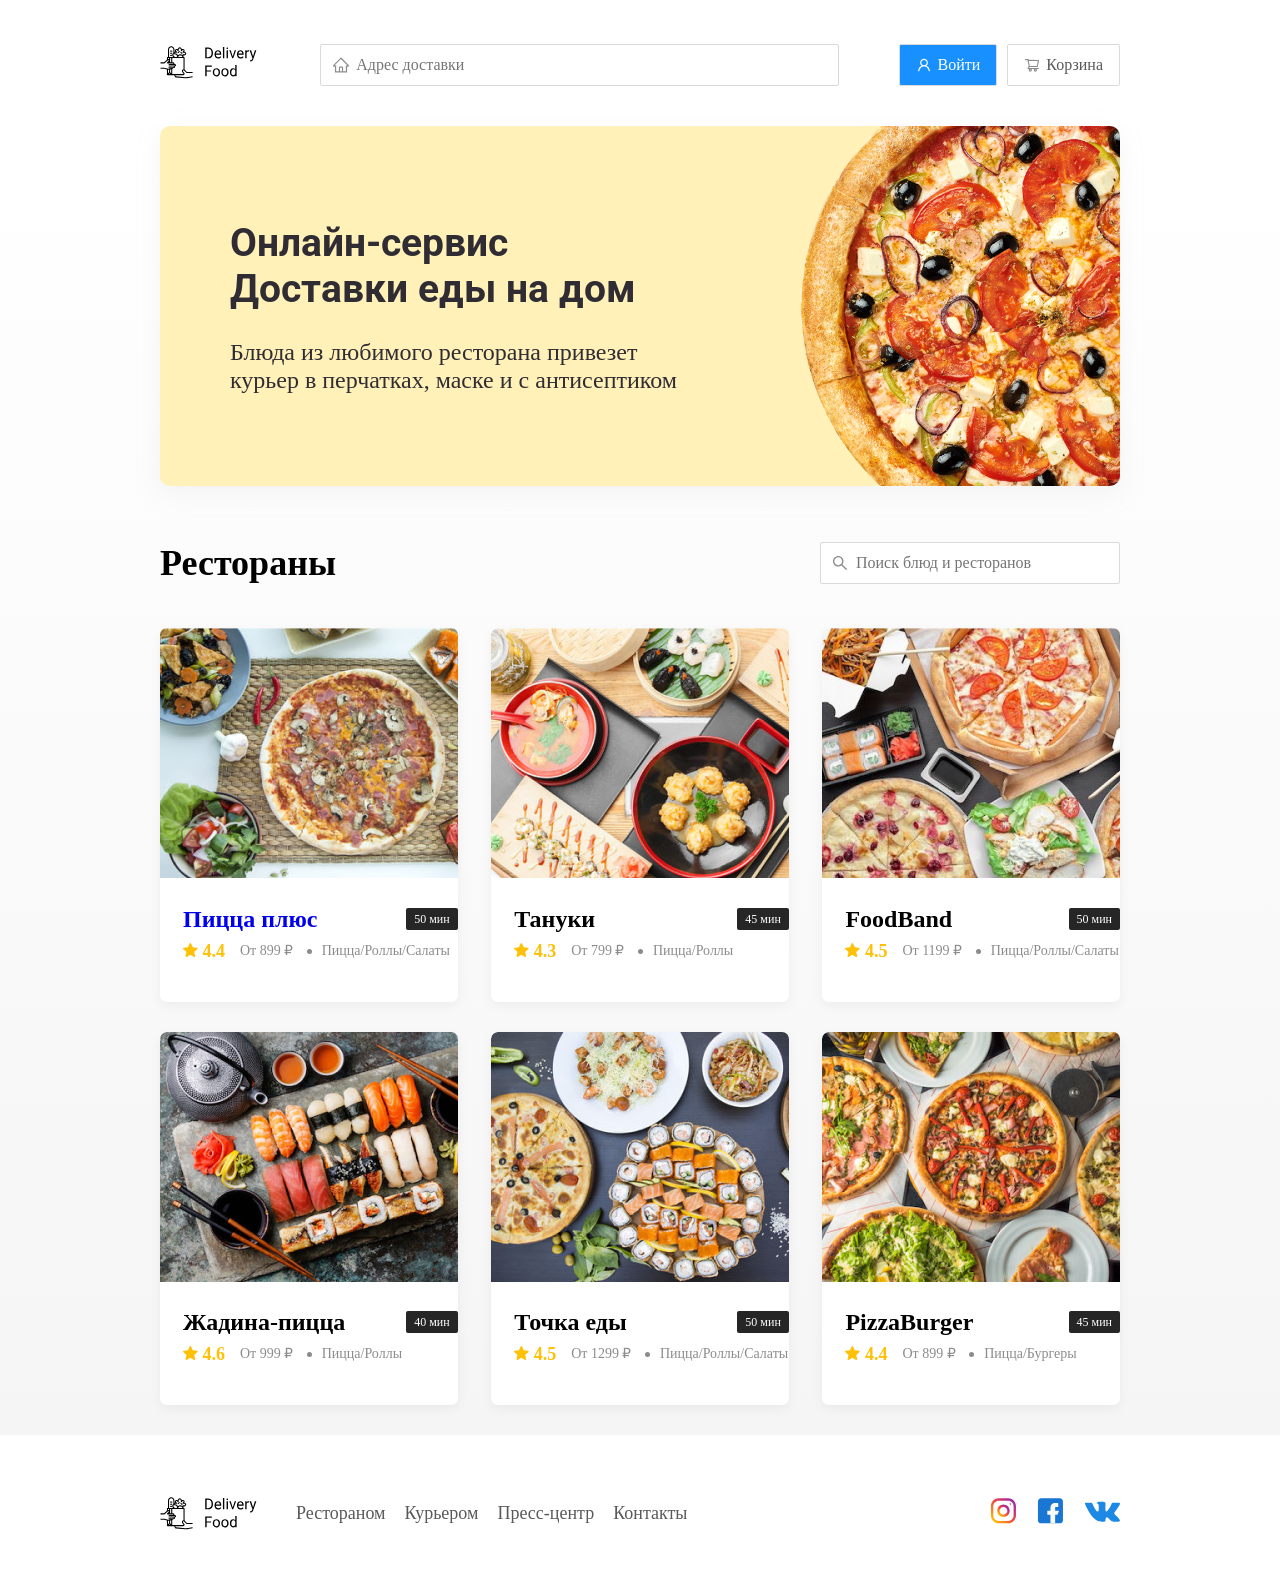
<file: index.html>
<!DOCTYPE html>
<html lang="en">
<head>
    <meta charset="UTF-8">
    <meta name="viewport" content="width=device-width, initial-scale=1.0">
    <title>Delivery Food - доставка еды на дом</title>
    <link href="https://fonts.googleapis.com/css2?family=Roboto:wght@400;700&display=swap" rel="stylesheet">
    <link rel="stylesheet" href="css/normalize.css">
    <link rel="stylesheet" href="css/style.css">
</head>
<body>
   <div class="container">
        <header class="header">
           <a href="index.html" class="Logo">
             <img src="img/logo.svg" alt="Logo"></a>
                <input type="text" class="input input-address" placeholder="Адрес доставки">
                  <div class="buttons">
                      <button class="button button-primary">
                         <img src="img/user.svg" alt="user" class="button-icon"> 
                             <span class="button-text">Войти</span>
                     </button>
                     <button class="button">
                                          <img src="img/shopping-cart.svg" alt="shopping-cart" class="button-icon">
                            <span class="button-text">Корзина</span>
                     </button>
                 </div>
          </header> 
    </div>
     <!-- /.container -->
       <main class="main">
          <div class="container">
            <section class="promo">
               <h1 class="promo-title">Онлайн-сервис <br/>Доставки еды на дом</h1>
                <p class="promo-text">Блюда из любимого ресторана привезет <br/> курьер в перчатках, маске и с антисептиком</p>
             </section>
            <section class="restaurants">
              <div class="section-heading">
                <h2 class="section-title">Рестораны</h2>
                <input type="text" class="input input-search" placeholder="Поиск блюд и ресторанов">
               </div>
            <div class="cards">
             <a href = "restaurant.html" class="card">
                <img src="img/image.jpg" alt="image" class="card-image">
                <div class="card-text">
                   <div class="card-heading">
                      <h3 class="card-title">Пицца плюс</h3>
                      <span class="card-tag tag">50 мин</span>
                   </div>
                    <!-- /.card-heading -->
                    <div class="card-info">
                       <div class="rating">
                         <img src="img/rating.svg" alt="rating" class="rating-star">
                          4.4
                         </div>
                       <div class="price">От 899 ₽ </div>
                       <div class="category">Пицца/Роллы/Салаты</div>
                    </div>
                    <!--card-info-->
                </div>
                <!-- /.card-text -->
               </a>
             <!-- /.card -->
       
             <div class="card">
                <img src="img/image1.jpg" alt="image" class="card-image">
                <div class="card-text">
                   <div class="card-heading">
                      <h3 class="card-title">Тануки</h3>
                      <span class="card-tag tag">45 мин</span>
                   </div>
                    <!-- /.card-heading -->
                    <div class="card-info">
                       <div class="rating">
                         <img src="img/rating.svg" alt="rating" class="rating-star">
                          4.3
                         </div>
                       <div class="price">От 799 ₽ </div>
                       <div class="category">Пицца/Роллы</div>
                    </div>
                    <!--card-info-->
                </div>
                <!-- /.card-text -->
             </div>
             <!-- /.card -->
       
             <div class="card">
                <img src="img/image2.jpg" alt="image" class="card-image">
                <div class="card-text">
                   <div class="card-heading">
                      <h3 class="card-title">FoodBand</h3>
                      <span class="card-tag tag">50 мин</span>
                   </div>
                    <!-- /.card-heading -->
                    <div class="card-info">
                       <div class="rating">
                         <img src="img/rating.svg" alt="rating" class="rating-star">
                          4.5
                         </div>
                       <div class="price">От 1199 ₽ </div>
                       <div class="category">Пицца/Роллы/Салаты</div>
                    </div>
                    <!--card-info-->
                </div>
                <!-- /.card-text -->
             </div>
             <!-- /.card -->
       
             <div class="card">
                <img src="img/image3.jpg" alt="image" class="card-image">
                <div class="card-text">
                   <div class="card-heading">
                      <h3 class="card-title">Жадина-пицца</h3>
                      <span class="card-tag tag">40 мин</span>
                   </div>
                    <!-- /.card-heading -->
                    <div class="card-info">
                       <div class="rating">
                         <img src="img/rating.svg" alt="rating" class="rating-star">
                          4.6
                         </div>
                       <div class="price">От 999 ₽ </div>
                       <div class="category">Пицца/Роллы</div>
                    </div>
                    <!--card-info-->
                </div>
                <!-- /.card-text -->
             </div>
             <!-- /.card -->
       
             <div class="card">
                <img src="img/image4.jpg" alt="image" class="card-image">
                <div class="card-text">
                   <div class="card-heading">
                      <h3 class="card-title">Точка еды</h3>
                      <span class="card-tag tag">50 мин</span>
                   </div>
                    <!-- /.card-heading -->
                    <div class="card-info">
                       <div class="rating">
                         <img src="img/rating.svg" alt="rating" class="rating-star">
                          4.5
                         </div>
                       <div class="price">От 1299 ₽ </div>
                       <div class="category">Пицца/Роллы/Салаты</div>
                    </div>
                    <!--card-info-->
                </div>
                <!-- /.card-text -->
             </div>
             <!-- /.card -->
       
             <div class="card">
                <img src="img/image5.jpg" alt="image" class="card-image">
                <div class="card-text">
                   <div class="card-heading">
                      <h3 class="card-title">PizzaBurger</h3>
                      <span class="card-tag tag">45 мин</span>
                   </div>
                    <!-- /.card-heading -->
                    <div class="card-info">
                       <div class="rating">
                          <img src="img/rating.svg" alt="rating" class="rating-star">
                         4.4
                      </div>
                       <div class="price">От 899 ₽ </div>
                       <div class="category">Пицца/Бургеры</div>
                    </div>
                    <!--card-info-->
                </div>
                <!-- /.card-text -->
             </div>
             <!-- /.card -->
       
            </div>
            <!-- /.cards -->
            </section>

          </div>
          <!-- /.container -->
       </main>
   
      <footer class="footer">
         <div class="container">
            <div class="footer-block">
               <img src="img/logo.svg" alt="Logo" class="logo footer-logo">
                 <nav class="footer-nav">
                    <a href="#" class="footer-link">Рестораном</a>
                    <a href="#" class="footer-link">Курьером</a>
                    <a href="#" class="footer-link">Пресс-центр</a>
                    <a href="#" class="footer-link">Контакты</a>
                 </nav>
                 <div class="social-links">
                    <a href="#" class="social-link"><img src="img/insta.svg" alt="instagram"></a>
                    <a href="#" class="social-link"><img src="img/fb.svg" alt="facebook"></a>
                    <a href="#" class="social-link"><img src="img/vk.svg" alt="vk"></a>
                 </div>
                 <!-- social-links -->
            </div>
         </div>
      </footer>
   </body>
</html>
</file>
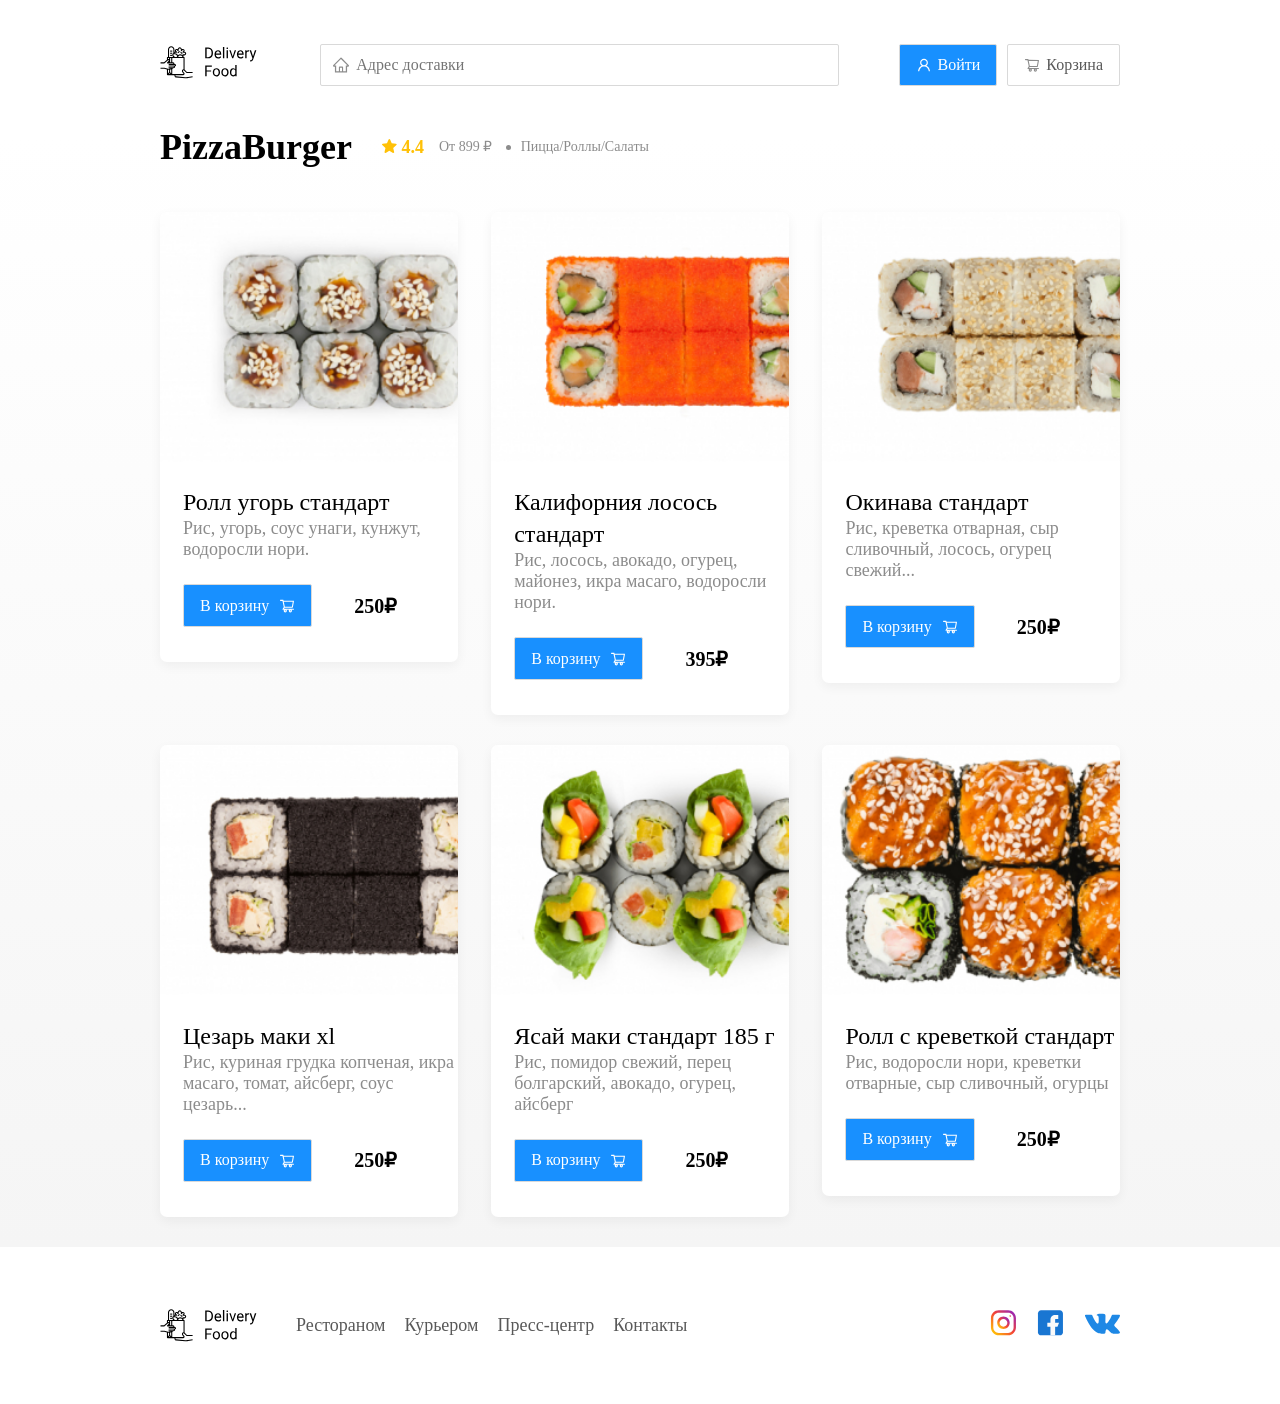
<file: restaurant.html>
<!DOCTYPE html>
<html lang="en">
<head>
            <meta charset="UTF-8">
            <meta name="viewport" content="width=device-width, initial-scale=1.0">
            <title>PizzaBurger - доставка еды на дом</title>
            <link href="https://fonts.googleapis.com/css2?family=Roboto:wght@400;700&display=swap" rel="stylesheet">
            <link rel="stylesheet" href="css/normalize.css">
            <link rel="stylesheet" href="css/animate.css">
            <link rel="stylesheet" href="css/style.css">
</head>
<body>
   <div class="container">
            <header class="header">
         <a href="index.html" class="Logo">
            <img src="img/logo.svg" alt="Logo"></a>
                  <input type="text" class="input input-address" placeholder="Адрес доставки">
                  <div class="buttons">
                        <button class="button button-primary">
                           <img src="img/user.svg" alt="user" class="button-icon"> 
                              <span class="button-text">Войти</span>
                     </button>
                     <button class="button" id="cart-button">
                                          <img src="img/shopping-cart.svg" alt="shopping-cart" class="button-icon">
                              <span class="button-text">Корзина</span>
                     </button>
                  </div>
            </header> 
      </div>
      <!-- /.container -->
         <main class="main">
            <div class="container">
            
            <section class="restaurants">
               <div class="section-heading">
                  <h2 class="section-title">PizzaBurger</h2>
                  <div class="card-info">
                  <div class="rating">
                     <img src="img/rating.svg" alt="rating" class="rating-star">
                     4.4
                     </div>
                  <div class="price">От 899 ₽ </div>
                  <div class="category">Пицца/Роллы/Салаты</div>
               </div>
               <!--card-info-->
               </div>
            <div class="cards">
               <div class="card wow fadeInUp" data-wow-delay="0.2s">
                  <img src="img/card.jpg" alt="image" class="card-image">
                  <div class="card-text">
                     <div class="card-heading">
                        <h3 class="card-title card-title-reg">Ролл угорь стандарт</h3>
                        </div>
                        <!-- /.card-heading -->
                        <div class="card-info">
                        <div class="ingredients">Рис, угорь, соус унаги, кунжут, водоросли нори.</div>
                     </div>
                        <!-- /.card-info -->
                  <div class="card-buttons">
                     <button class="button button-primary">
                        <span class="button-card-text">В корзину</span>
                        <img src="img/shopping-cart-white.svg" alt="shopping-cart" class="button-card-image">
                     </button>
                        <strong class="card-price-bold">250₽</strong>
                  </div>
                  </div>
                  <!-- /.card-text -->
               </div>
               <!-- /.card -->
               <div class="card wow fadeInUp" data-wow-delay="0.4s">
                  <img src="img/card1.jpg" alt="image" class="card-image">
                  <div class="card-text">
                  <div class="card-heading">
                     <h3 class="card-title card-title-reg">Калифорния лосось стандарт</h3>
                     
                  </div>
                     <!-- /.card-heading -->
                     <div class="card-info">
                        <div class="ingredients">Рис, лосось, авокадо, огурец, майонез, икра масаго, водоросли нори.</div>
                     </div>
               <!-- /.card-info -->
               <div class="card-buttons">
                  <button class="button button-primary">
                     <span class="button-card-text">В корзину</span>
                     <img src="img/shopping-cart-white.svg" alt="shopping-cart" class="button-card-image">
                  </button>
                     <strong class="card-price-bold">395₽</strong>
               </div>
               </div>
               <!-- /.card-text -->
               </div>
               <!-- /.card -->
               <div class="card wow fadeInUp" data-wow-delay="0.6s">
                  <img src="img/card2.jpg" alt="image" class="card-image">
                  <div class="card-text">
                  <div class="card-heading">
                     <h3 class="card-title card-title-reg">Окинава стандарт</h3>
                     
                  </div>
                     <!-- /.card-heading -->
                     <div class="card-info">
                        <div class="ingredients">Рис, креветка отварная, сыр сливочный, лосось, огурец свежий...</div>
                     </div>
               <!-- /.card-info -->
               <div class="card-buttons">
                  <button class="button button-primary">
                     <span class="button-card-text">В корзину</span>
                     <img src="img/shopping-cart-white.svg" alt="shopping-cart" class="button-card-image">
                     </button>
                     <strong class="card-price-bold">250₽</strong>
               </div>
               </div>
               <!-- /.card-text -->
               </div>
               <!-- /.card -->
               <div class="card wow fadeInUp" data-wow-delay="0.2s">
                  <img src="img/card3.jpg" alt="image" class="card-image">
                  <div class="card-text">
                  <div class="card-heading">
                     <h3 class="card-title card-title-reg">Цезарь маки хl</h3>
                     
                  </div>
                     <!-- /.card-heading -->
                     <div class="card-info">
                        <div class="ingredients">Рис, куриная грудка копченая, икра масаго, томат, айсберг, соус цезарь...</div>
                     </div>
               <!-- /.card-info -->
               <div class="card-buttons">
                  <button class="button button-primary">
                     <span class="button-card-text">В корзину</span>
                     <img src="img/shopping-cart-white.svg" alt="shopping-cart" class="button-card-image">
                  </button>
                     <strong class="card-price-bold">250₽</strong>
               </div>
               </div>
               <!-- /.card-text -->
             </div>
             <!-- /.card -->
       
             <div class="card wow fadeInUp" data-wow-delay="0.4s">
                <img src="img/card4.jpg" alt="image" class="card-image">
                <div class="card-text">
                  <div class="card-heading">
                     <h3 class="card-title card-title-reg">Ясай маки стандарт 185 г</h3>
                     
                  </div>
                   <!-- /.card-heading -->
                   <div class="card-info">
                      <div class="ingredients">Рис, помидор свежий, перец болгарский, авокадо, огурец, айсберг</div>
                   </div>
               <!-- /.card-info -->
               <div class="card-buttons">
                  <button class="button button-primary">
                     <span class="button-card-text">В корзину</span>
                     <img src="img/shopping-cart-white.svg" alt="shopping-cart" class="button-card-image">
                    </button>
                     <strong class="card-price-bold">250₽</strong>
               </div>
               </div>
               <!-- /.card-text -->
             </div>
             <!-- /.card -->
       
             <div class="card wow fadeInUp" data-wow-delay="0.6s">
                <img src="img/card5.jpg" alt="image" class="card-image">
                <div class="card-text">
                  <div class="card-heading">
                     <h3 class="card-title card-title-reg">Ролл с креветкой стандарт</h3>
                     
                  </div>
                   <!-- /.card-heading -->
                   <div class="card-info">
                      <div class="ingredients">Рис, водоросли нори, креветки отварные, сыр сливочный, огурцы</div>
                   </div>
               <!-- /.card-info -->
               <div class="card-buttons">
                  <button class="button button-primary">
                     <span class="button-card-text">В корзину</span>
                     <img src="img/shopping-cart-white.svg" alt="shopping-cart" class="button-card-image">
                    </button>
                     <strong class="card-price-bold">250₽</strong>
               </div>
               </div>
               <!-- /.card-text -->
             </div>
             <!-- /.card -->
       
            </div>
            <!-- /.cards -->
            </section>

          </div>
          <!-- /.container -->
       </main>
   
      <footer class="footer">
         <div class="container">
            <div class="footer-block">
               <img src="img/logo.svg" alt="Logo" class="logo footer-logo">
                  <nav class="footer-nav">
                     <a href="#" class="footer-link">Рестораном</a>
                     <a href="#" class="footer-link">Курьером</a>
                     <a href="#" class="footer-link">Пресс-центр</a>
                     <a href="#" class="footer-link">Контакты</a>
                  </nav>
                  <div class="social-links">
                     <a href="#" class="social-link"><img src="img/insta.svg" alt="instagram"></a>
                     <a href="#" class="social-link"><img src="img/fb.svg" alt="facebook"></a>
                     <a href="#" class="social-link"><img src="img/vk.svg" alt="vk"></a>
                  </div>
                  <!-- social-links -->
            </div>
         </div>
      </footer>  
      <div class="modal">
         <div class="modal-dialog">
            <div class="modal-header">
               <h3 class="modal-title">Корзина</h3>
               <button class="close">&times;</button>
            </div>
            <!--/.modal-header-->
            <div class="modal-body">
               <div class="food-row">
                  <span class="food-name">
                     Ролл угорь стандарт
                  </span>
                  <strong class="food-price">250₽</strong>
                  <div class="food-counter">
                     <button class="counter-button">-</button>
                     <span class="counter">1</span>
                     <button class="counter-button">+</button>
                  </div>
               </div>
               <!--/.foods-row-->
               <div class="food-row">
                  <span class="food-name">
                     Ролл угорь стандарт
                  </span>
                  <strong class="food-price">250₽</strong>
                  <div class="food-counter">
                     <button class="counter-button">-</button>
                     <span class="counter">1</span>
                     <button class="counter-button">+</button>
                  </div>
               </div>
               <!--/.foods-row-->
               <div class="food-row">
                  <span class="food-name">
                     Ролл угорь стандарт
                  </span>
                  <strong class="food-price">250₽</strong>
                  <div class="food-counter">
                     <button class="counter-button">-</button>
                     <span class="counter">1</span>
                     <button class="counter-button">+</button>
                  </div>
               </div>
               <!--/.foods-row-->
               <div class="food-row">
                  <span class="food-name">
                     Ролл угорь стандарт
                  </span>
                  <strong class="food-price">250₽</strong>
                  <div class="food-counter">
                     <button class="counter-button">-</button>
                     <span class="counter">1</span>
                     <button class="counter-button">+</button>
                  </div>
               </div>
               <!--/.foods-row-->
               <div class="food-row">
                        <span class="food-name">
                           Ролл угорь стандарт
                        </span>
                           <strong class="food-price">250₽</strong>
                     <div class="food-counter">
                           <button class="counter-button">-</button>
                        <span class="counter">1</span>
                           <button class="counter-button">+</button>
                     </div>
               </div>
               <!--/.foods-row-->
               </div>
               <!--/.modal-body-->
                  <div class="modal-footer">
                  <span class="modal-pricetag">1250₽</span>
                     <div class="footer-buttons">
                        <button class="button button-primary">Оформить заказ</button>
                        <button class="button">Отмена</button>
                     </div>
               </div>
         </div>
         <!--/.modal-dialog-->
      </div>
      <script src="js/wow.min.js"></script>
      <script src="js/main.js"></script>
   </body>
</html>
</file>
<file: css/style.css>
*{
    box-sizing:border-box;
}
.promo-title{
    font-family: 'Roboto', sans-serif;
    
}
.container{
    max-width: 1200px;
    margin: auto;
}
.header{
    display: flex;
    align-items: center;
    justify-content: space-between;
    margin-top: 44px;
    padding-bottom: 40px;
}
.input{
    background: #FFFFFF;
    border: 1px solid #D9D9D9;
    border-radius: 2px;
    font-size: 16px;
    line-height: 24px;
    padding: 8px;
    padding-left: 35px;
    background-repeat: no-repeat;
    background-position: left 11px center;
}
.input-address{
flex:0.8;
background-image: url(../img/home.svg);
}
.input-search{
    margin-left: auto;
    width: 300px;
    background-image: url(../img/search.svg);
}
.buttons{
display: flex;
align-items: center;
}
.button{
display: flex;
align-items: center;
padding: 8px 16px;
background: #FFFFFF;
border: 1px solid #D9D9D9;
box-sizing: border-box;
box-shadow: 0px 0px 2px rgba(0, 0, 0, 0.0015);
border-radius: 2px;
color: #595959;
font-size: 16px;
line-height: 24px;
}
.button-primary{
    background: #1890FF;
    border: 1px solid #D9D9D9;
    color: #fff;
    margin-right: 10px;
}
.button-card-text{
    margin-right: 10px;
}
.button-icon{
    margin-right: 6px;
    vertical-align: middle;
}
.button-text{
    vertical-align: middle;
}
.button{
    vertical-align: middle;
}  
.promo-title{
 font-style: normal;
font-weight: bold;
font-size: 39px;
line-height: 46px;
color: #302C34;
}
.promo-text{
font-style: normal;
font-weight: normal;
font-size: 24px;
line-height: 28px;
color: #302C34;
min-width: 538px;
}
.promo{
    filter: drop-shadow(0px 7px 12px rgba(158, 158, 163, 0.1));
    background: #FFF1B8 url(../img/promo-image.jpeg) no-repeat top -100px right -247px / 924px; 
    border-radius: 10px;
    padding: 68px 70px;
    margin-bottom: 56px;
}
.section-heading{
    display: flex;
    align-items: center;
    
    margin-bottom: 44px;
}
.section-title{
font-style: normal;
font-weight: bold;
font-size: 36px;
line-height: 42px;
margin: 0;
color: #000000;
margin-right: 30px;
}
.cards{
    display: flex;
    align-items: flex-start;
    justify-content: space-between;
    flex-wrap: wrap;
}
.card{
background: #FFFFFF;
box-shadow: 0px 4px 12px rgba(0, 0, 0, 0.05);
margin-bottom: 30px;
border-radius: 7px;
overflow: hidden;
flex-basis: 31%;
text-decoration: none;
}
.card-image{
    width: 384px;
    height: 250px;
    object-fit: cover;
  
}
.card-text{
    padding-top: 20px;
    padding-bottom: 35px;
    padding-left: 23px;
}
.card-heading{
    display: flex;
    align-items: center;
    justify-content: space-between;
}
.card-title{
    margin: 0;
font-style: normal;
font-weight: bold;
font-size: 24px;
line-height: 32px;
}
.card-title-reg{
    font-weight: 400;
    
}
.card-tag{
font-style: normal;
font-weight: normal;
font-size: 12px;
line-height: 20px;
color: #fff;
background: #262626;
border-radius: 2px;
padding: 1px 8px;
}
.card-info{
    display: flex;
    align-items:center;
    flex-wrap: wrap;
    
}
.card-buttons{
    display: flex;
    align-items:center;
    margin-top: 24px;
}
.card-price-bold{
    font-weight: bold;
    font-size: 20px;
    line-height: 32px;
    margin-left: 32px;
}


.rating{
    margin-right: 26px;
    color: #FFC107;
    font-style: normal;
    font-weight: bold;
    font-size: 18px;
    line-height: 32px;
}
.price,.category{
    font-style: normal;
font-weight: normal;
font-size: 18px;
line-height: 32px;
color: #8C8C8C;
}
.price{
    margin-right: 10px;
}
.ingredients{
    font-size: 18px;
line-height: 21px;
color: #8C8C8C;
}
.category{
    text-overflow: ellipsis;
    overflow: hidden;
    white-space: nowrap;
    max-width: 150px;
}
.price:after{
    content:'';
    width: 5px;
    height: 5px;
    background-color: #8C8C8C;
    display: inline-block;
    vertical-align: middle;
    border-radius:50%;
    margin-left: 10px;
}
.main{
    background: linear-gradient(180deg, rgba(245, 245, 245, 0) 1.04%, #F5F5F5 100%);
}
.footer{
    padding: 60px 0;
}
.footer-block{
    display: flex;
    align-items:center;
    justify-content: space-between;
}
.footer-nav{
    margin-right: auto;
    margin-left: 35px;
}
.footer-link{
    display: inline-block;
    color: #595959;
    text-decoration: none;
    font-style: normal;
    font-weight: normal;
    font-size: 18px;
    line-height: 21px;
}
.footer-link:not(:last-child){
    margin-right: 15px;
}
.social-links{
    display: flex;
    align-items:center;
}
.social-link:not(:last-child){
margin-right: 21px;
}

.modal{
    position: fixed;
    left: 0;
    top: 0;
    width: 100%;
    height: 100%;
    background: rgba(0, 0, 0, 0.4);
    display: none;
}
.is-open{
    display: flex;
}
.modal-dialog{
    max-width: 780px;
    width: 95%;
    background: #FFFFFF;
    border-radius: 5px;
    margin: auto;
    padding: 40px 45px;
}
.modal-header{
    display: flex;
    align-items:center;
    justify-content: space-between;
    margin-bottom: 45px;
}
.modal-title{
    margin: 0;
    font-weight: bold;
    font-size: 36px;
    line-height: 42px;
}
.close{
    font-size: 36px;
    border: none;
    background-color: transparent;
}
.modal-body{
margin-bottom: 52px;
}
.food-row{
    display: flex;
    align-items:center;
    justify-content: space-between;
    padding-bottom: 8px;
    border-bottom: 1px solid #D9D9D9;
    margin-bottom: 15px;
}
.food-name{
    font-weight: normal;
    font-size: 18px;
    line-height: 32px;
}
.food-price{
    margin-left: auto;
    margin-right: 47px;
    font-weight: bold;
    font-size: 20px;
    line-height: 32px;
}
.food-counter{
    display: flex;
    align-items:center;   
}
.counter-button{
    display: flex;
    align-items:center;
    justify-content: center;
    width: 39px;
    height: 32px;
    background: #FFFFFF;
    border: 1px solid #40A9FF;
    box-sizing: border-box;
    border-radius: 2px;
    font-weight: normal;
    font-size: 14px;
    line-height: 22px;
    color:#40A9FF;
}
.counter{
    font-size: 16px;
    line-height: 24px;
    margin-left: 10px;
    margin-right: 10px;
}
.modal-footer{
    display: flex;
    align-items: center;
    justify-content: space-between;
}
.footer-buttons{
    display: flex;
    align-items:center;
}
.modal-pricetag{
    background: #262626;
    border-radius: 5px;
    color:#fff;
    padding: 15px 20px;
    font-size: 20px;
    line-height: 23px;
}
@media(max-width:1366px){
    .container{
        max-width: 960px;
    }
    .promo{
        background-position: center right -300px;
        background-size: 750px;
    }
    .rating{
        margin-right: 15px;
    }
    .category,.price{
        font-size: 14px;
    }
}
@media(max-width:992px){
    .container{
        max-width: 750px;
    }
    .promo{
        padding: 50px;
        background-size: 500px;
        background-position: center right -200px;
    }
    .promo-text{
        font-size: 18px;
        min-width: 400px;
    }
    .card{
        flex-basis: 49%;
    }
    .footer-link{
        font-size: 16px;
    }
}
@media(max-width:768px){
    .container{
        max-width: 560px;
    }
    .card-info{
        flex-wrap: wrap;
    }
    .card .rating{
        flex-basis: 100%;
    }
    .card-title{
        font-size: 18px;
    }
    .promo{
        background-size: 400px;
        background-position: bottom 50 px right -200px;
    }
    .promo-title{
        font-size: 24px;
        line-height: 1.4;
    }
    .promo-text{
        margin-top: 0;
    }
}
@media(max-width:578px){
    .container{
        width: 90%;
    }
    .header{
        flex-wrap: wrap;
    }
    .input-address{
        margin-top: 15px;
        order:5;
        flex: 1;
    }
    .promo{
        background-image: none;
    }
    .promo-title{
        margin-bottom: 10px;
    }
    .section-title{
        font-size: 20px;
    }
    .card{
        flex-basis: 100%;
    }
    .card-image{
        width: 100%;
    }
    .footer{
        padding: 30px 0;
    } 
    .footer-block{
        align-items: flex-start;
    }
    .footer-nav{
        margin-left: 0;
        margin-right: 0;
        order:0;
        display: flex;
        flex-direction: column;
    }
    .footer-logo{
        margin-right: 15px;
        order:1;
    }
    .social-links{
        order:2;
    }
}
@media(max-width:480px){
    .button-text{
        display: none;
    }
    .button-icon{
        margin: 0;
    }
    .button{
        min-height: 40px;
    }
    .promo{
        padding: 20px;
    }
    .section-heading{
        flex-wrap: wrap;
    }
    .footer-block{
        flex-wrap: wrap;
        flex-direction: column;
        align-items:center;
    }
    .footer-logo{
        order:0;
        margin-bottom: 20px;
    }
    .footer-nav{
        margin-bottom: 20px;
        text-align: center;
    }
    .footer-link:not(:last-child){
        margin-right: 0;
    }
}
</file>
